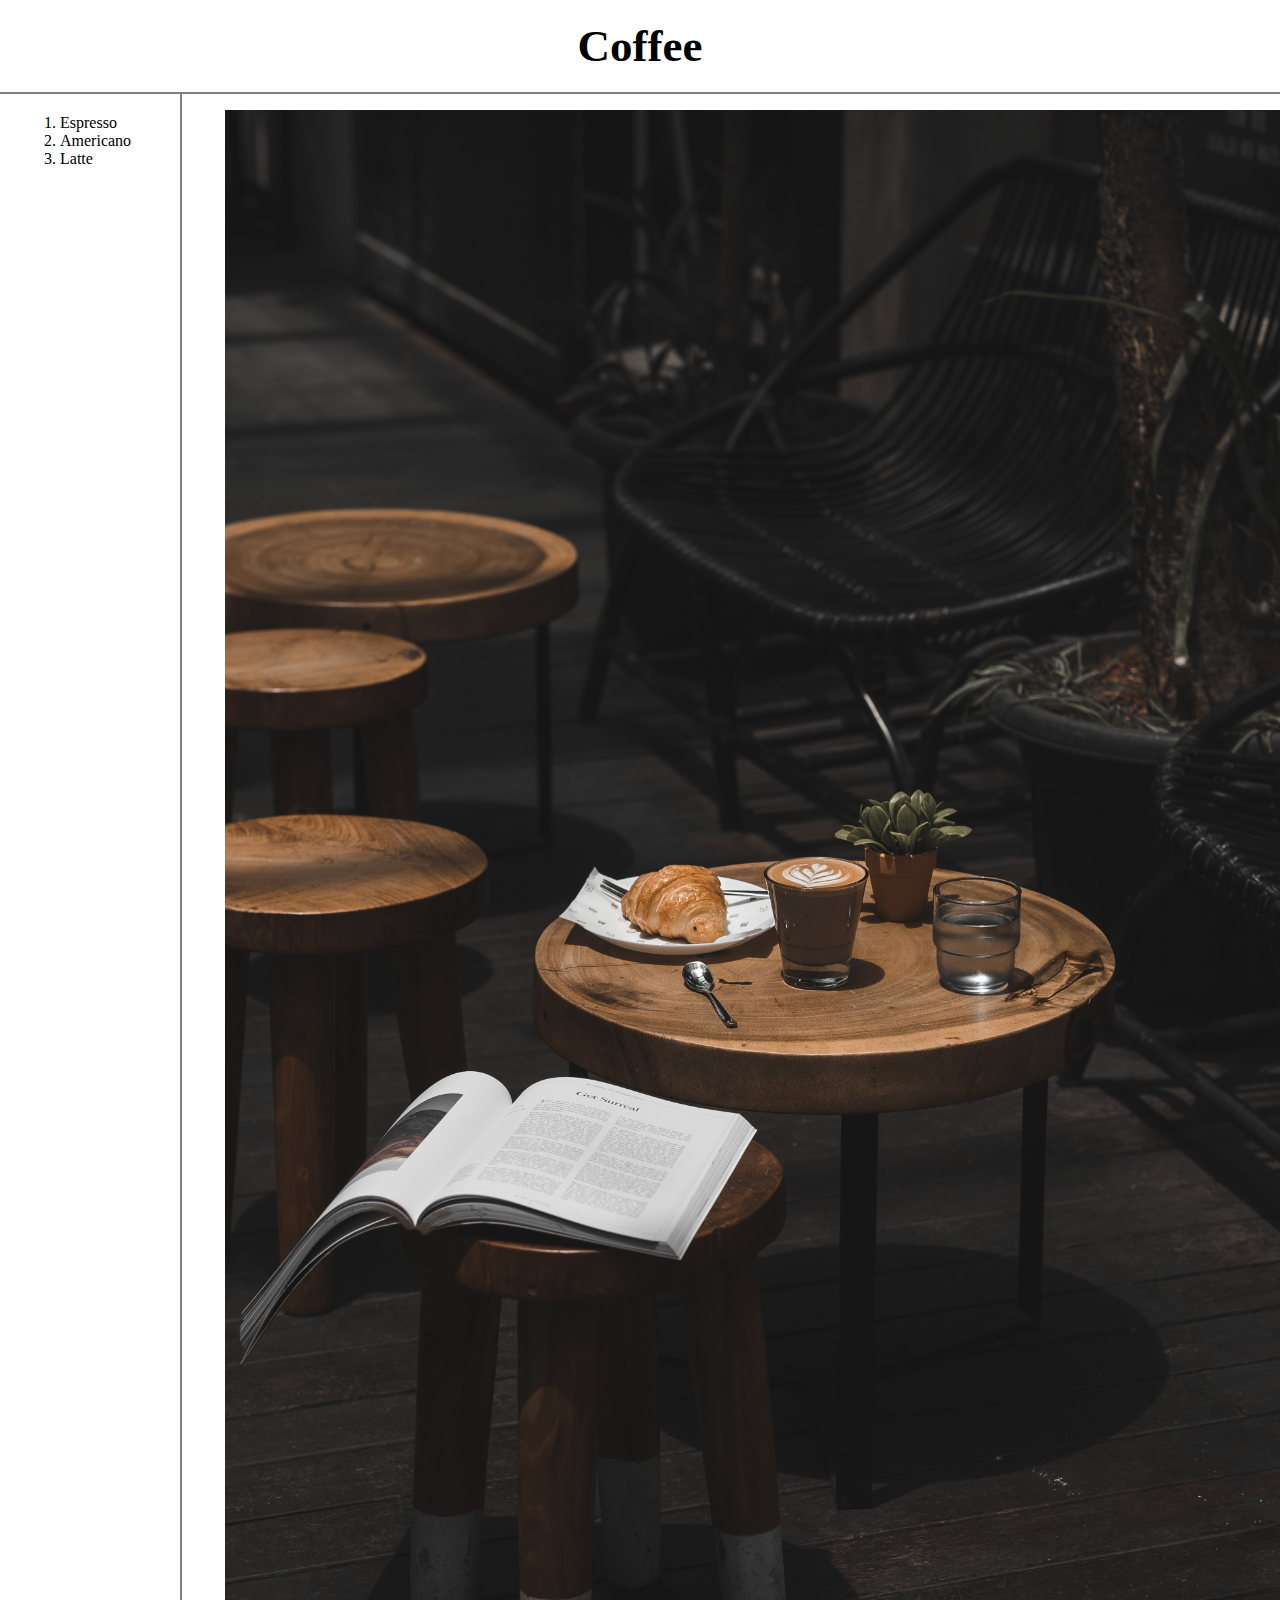
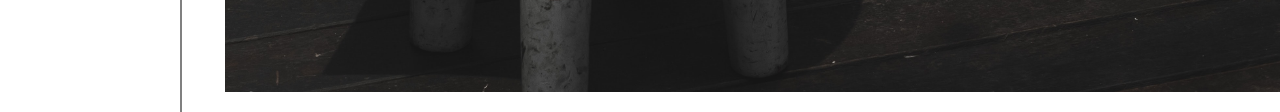
<file: index.html>
<!doctype html>
<html>
  <head>
    <title>MENU - COFFEE</title>
    <meta charset="utf-8">
    <link rel="stylesheet" href="style menu.css">
  </head>
  <body>
    <h1><a href="index.html">Coffee</a></h1>
    <div id="grid">
      <ol>
        <li><a href="espresso.html">Espresso</a></li>
        <li><a href="americano.html">Americano</a></li>
        <li><a href="latte.html">Latte</a></li>
      </ol>
      <div id="article">
        <p>
          <img src="cafe.jpg" width="100%">
        </p>
      </div>
    </div>
  </body>
</html>
</file>
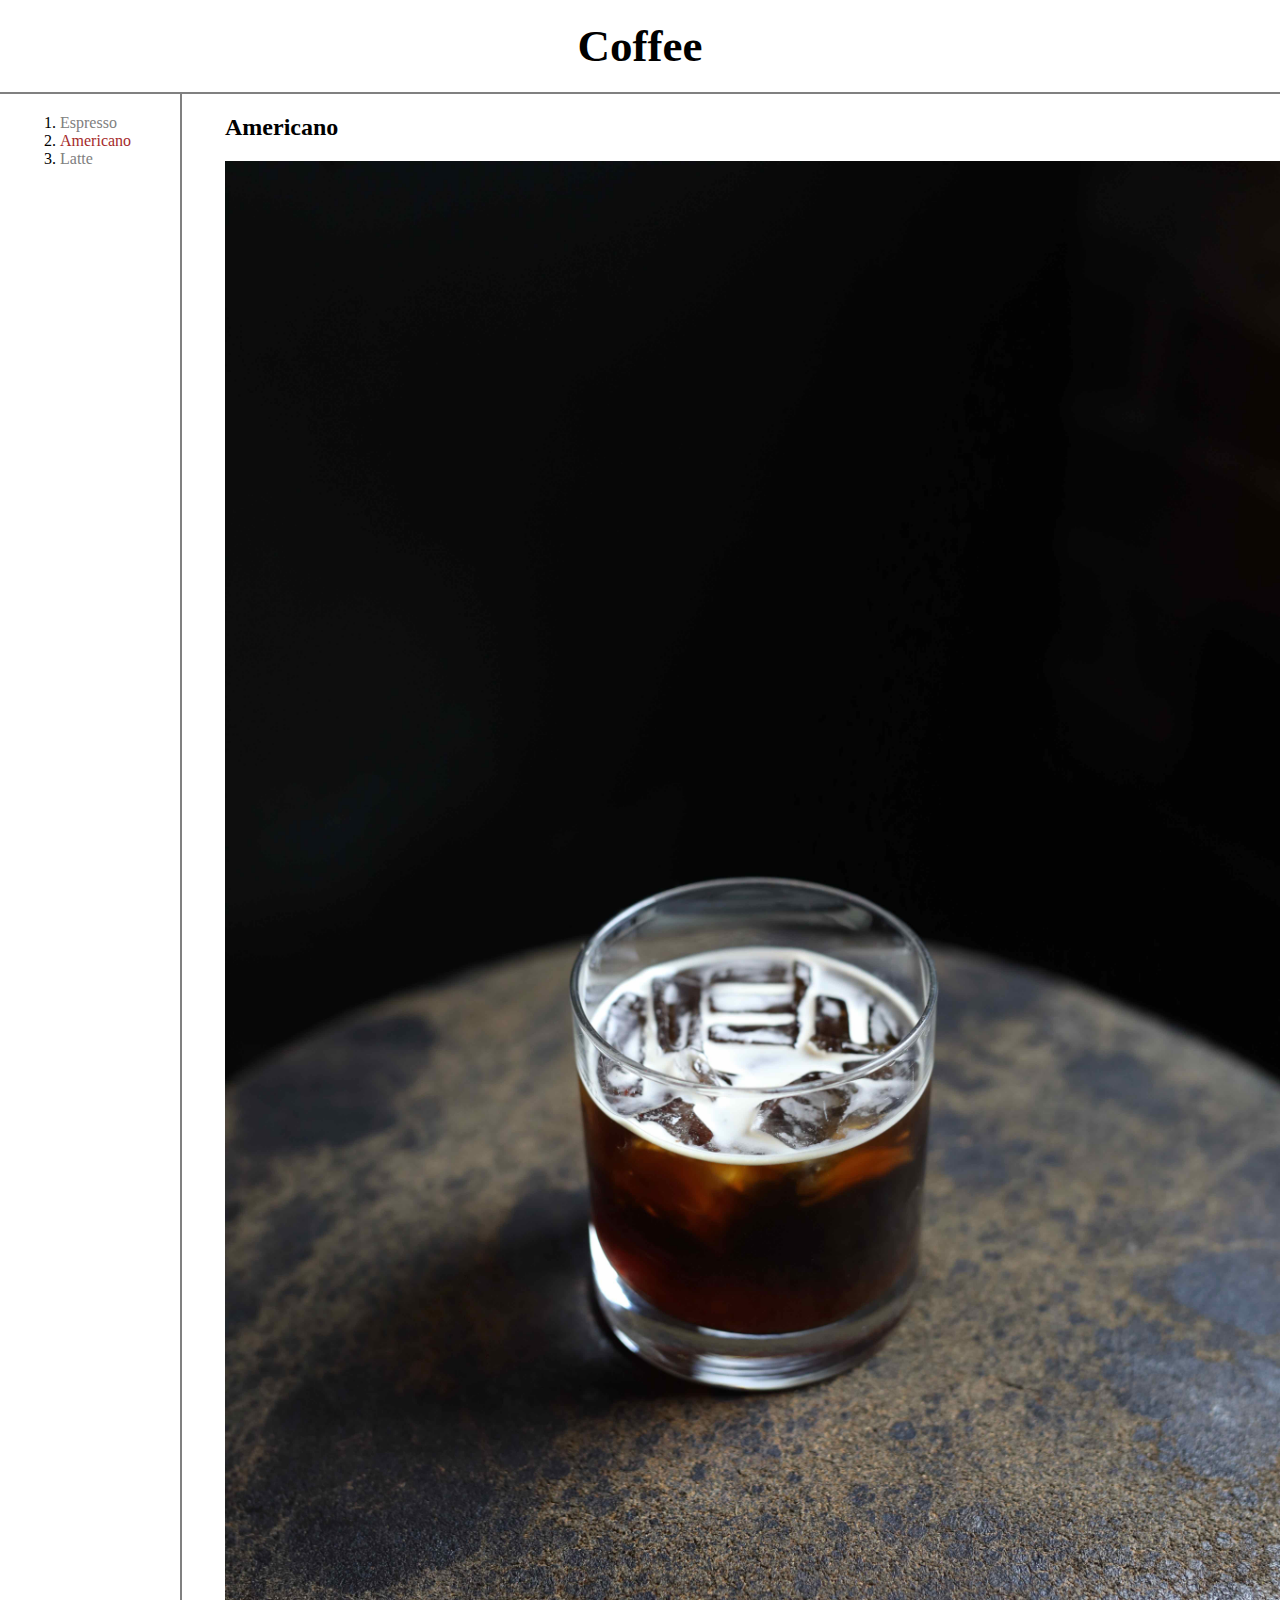
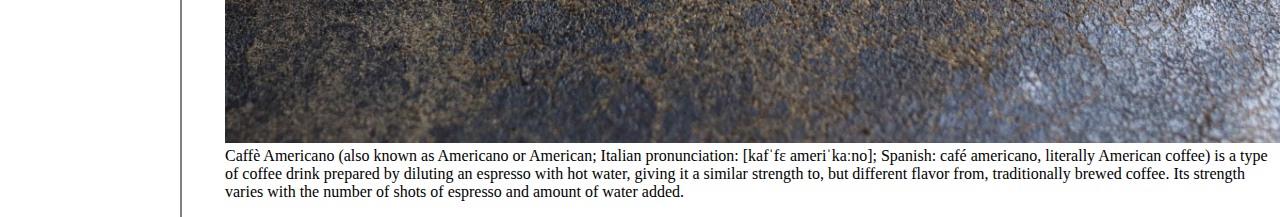
<file: americano.html>
<!doctype html>
<html>
  <head>
    <title>MENU - AMERICANO</title>
    <meta charset="utf-8">
    <link rel="stylesheet" href="style menu.css">
  </head>
  <body>
    <h1><a href="index.html">Coffee</a></h1>
    <div id="grid">
      <ol>
        <li><a href="espresso.html" class="saw">Espresso</a></li>
        <li><a href="americano.html" class="saw" id="active">Americano</a></li>
        <li><a href="latte.html" class="saw">Latte</a></li>
      </ol>
      <div id="article">
        <h2>Americano</h2>
        <p>
          <img src="americano img.jpg" width="100%">
          Caffè Americano (also known as Americano or American; Italian pronunciation: [kafˈfɛ ameriˈkaːno]; Spanish: café americano, literally American coffee) is a type of coffee drink prepared by diluting an espresso with hot water, giving it a similar strength to, but different flavor from, traditionally brewed coffee. Its strength varies with the number of shots of espresso and amount of water added.
        </p>
      </div>
    </div>
  </body>
</html>
</file>
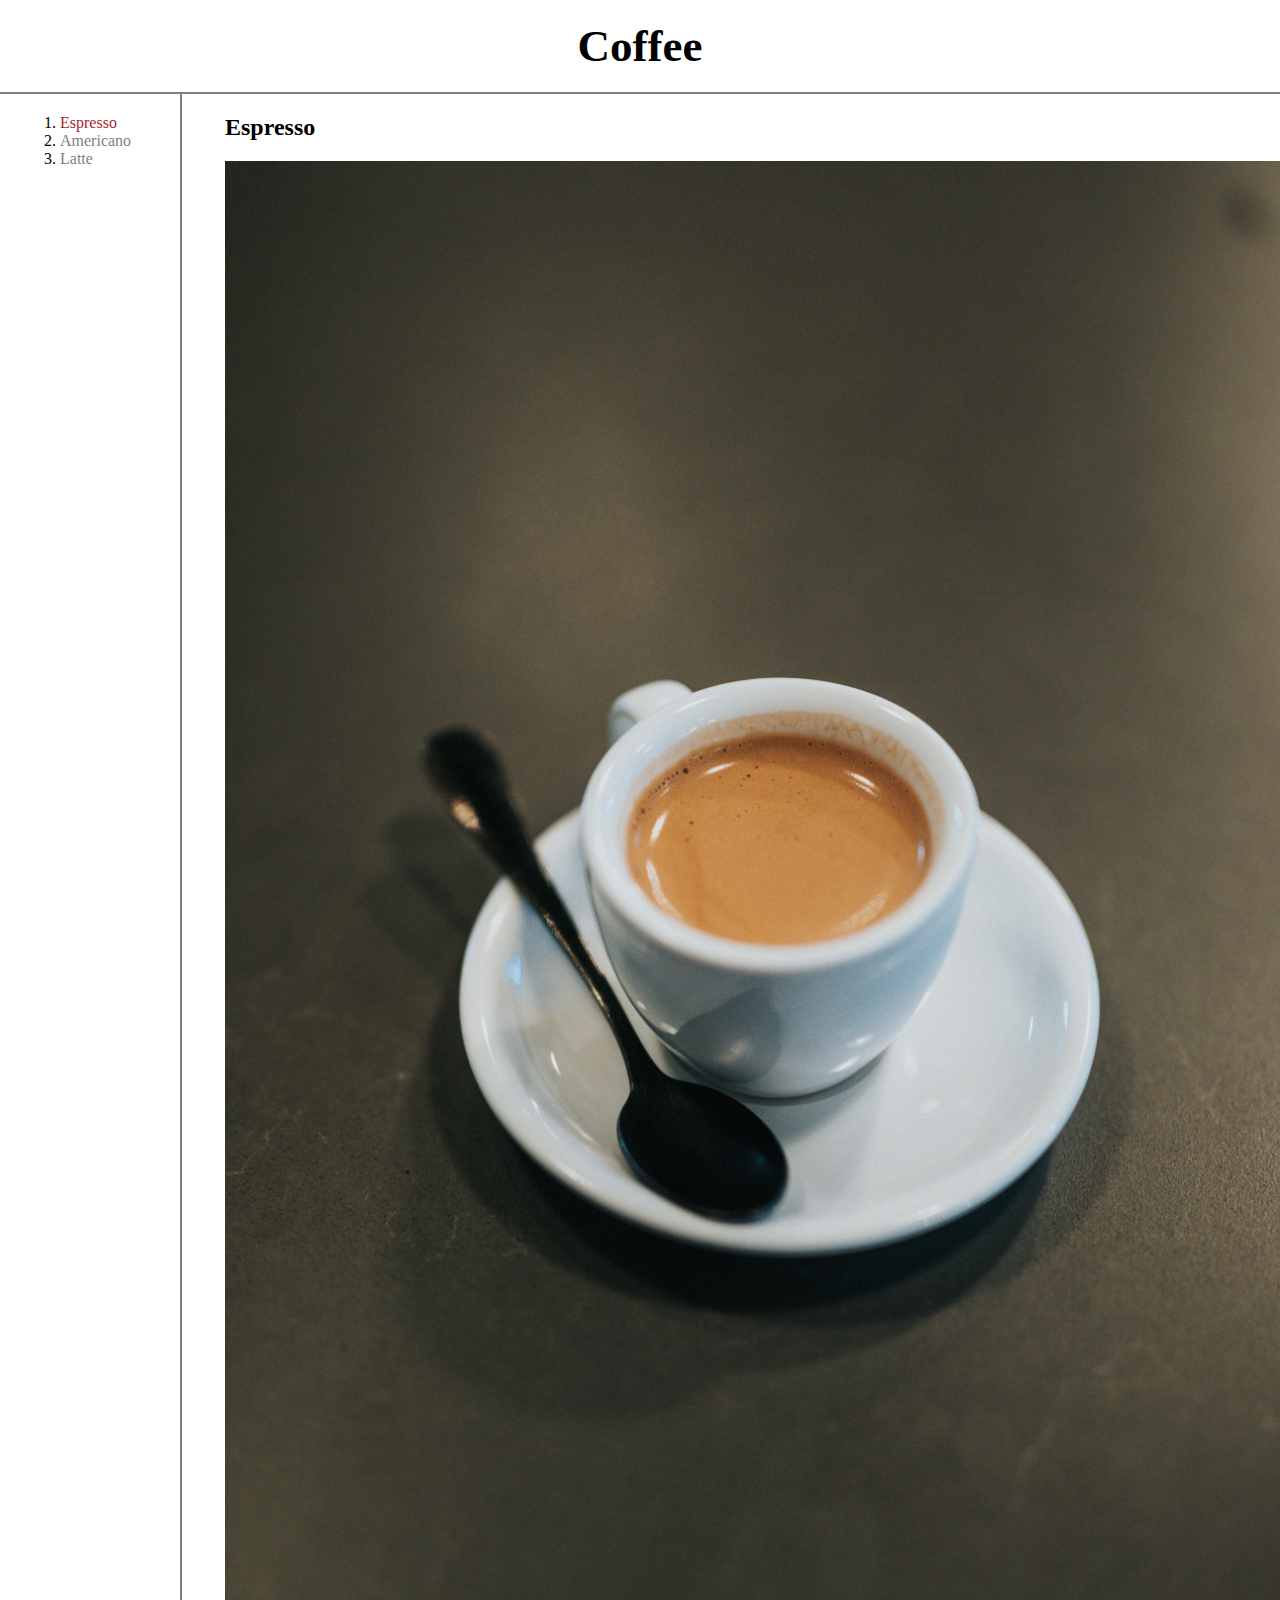
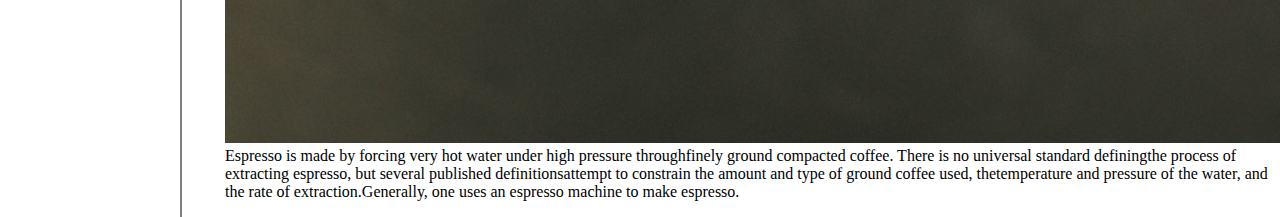
<file: espresso.html>
<!doctype html>
<html>
  <head>
    <title>MENU - ESPRESSO</title>
    <meta charset="utf-8">
    <link rel="stylesheet" href="style menu.css">
  </head>
  <body>
    <h1><a href="index.html">Coffee</a></h1>
    <div id="grid">
      <ol>
        <li><a href="espresso.html" class="saw" id="active">Espresso</a></li>
        <li><a href="americano.html" class="saw">Americano</a></li>
        <li><a href="latte.html" class="saw">Latte</a></li>
      </ol>
      <div id="article">
        <h2>Espresso</h2>
        <p>
          <img src="espresso img.jpg" width="100%">
          Espresso is made by forcing very hot water under high pressure throughfinely ground compacted coffee. There is no universal standard definingthe process of extracting espresso, but several published definitionsattempt to constrain the amount and type of ground coffee used, thetemperature and pressure of the water, and the rate of extraction.Generally, one uses an espresso machine to make espresso.
        </p>
      </div>
    </div>
  </body>
</html>
</file>
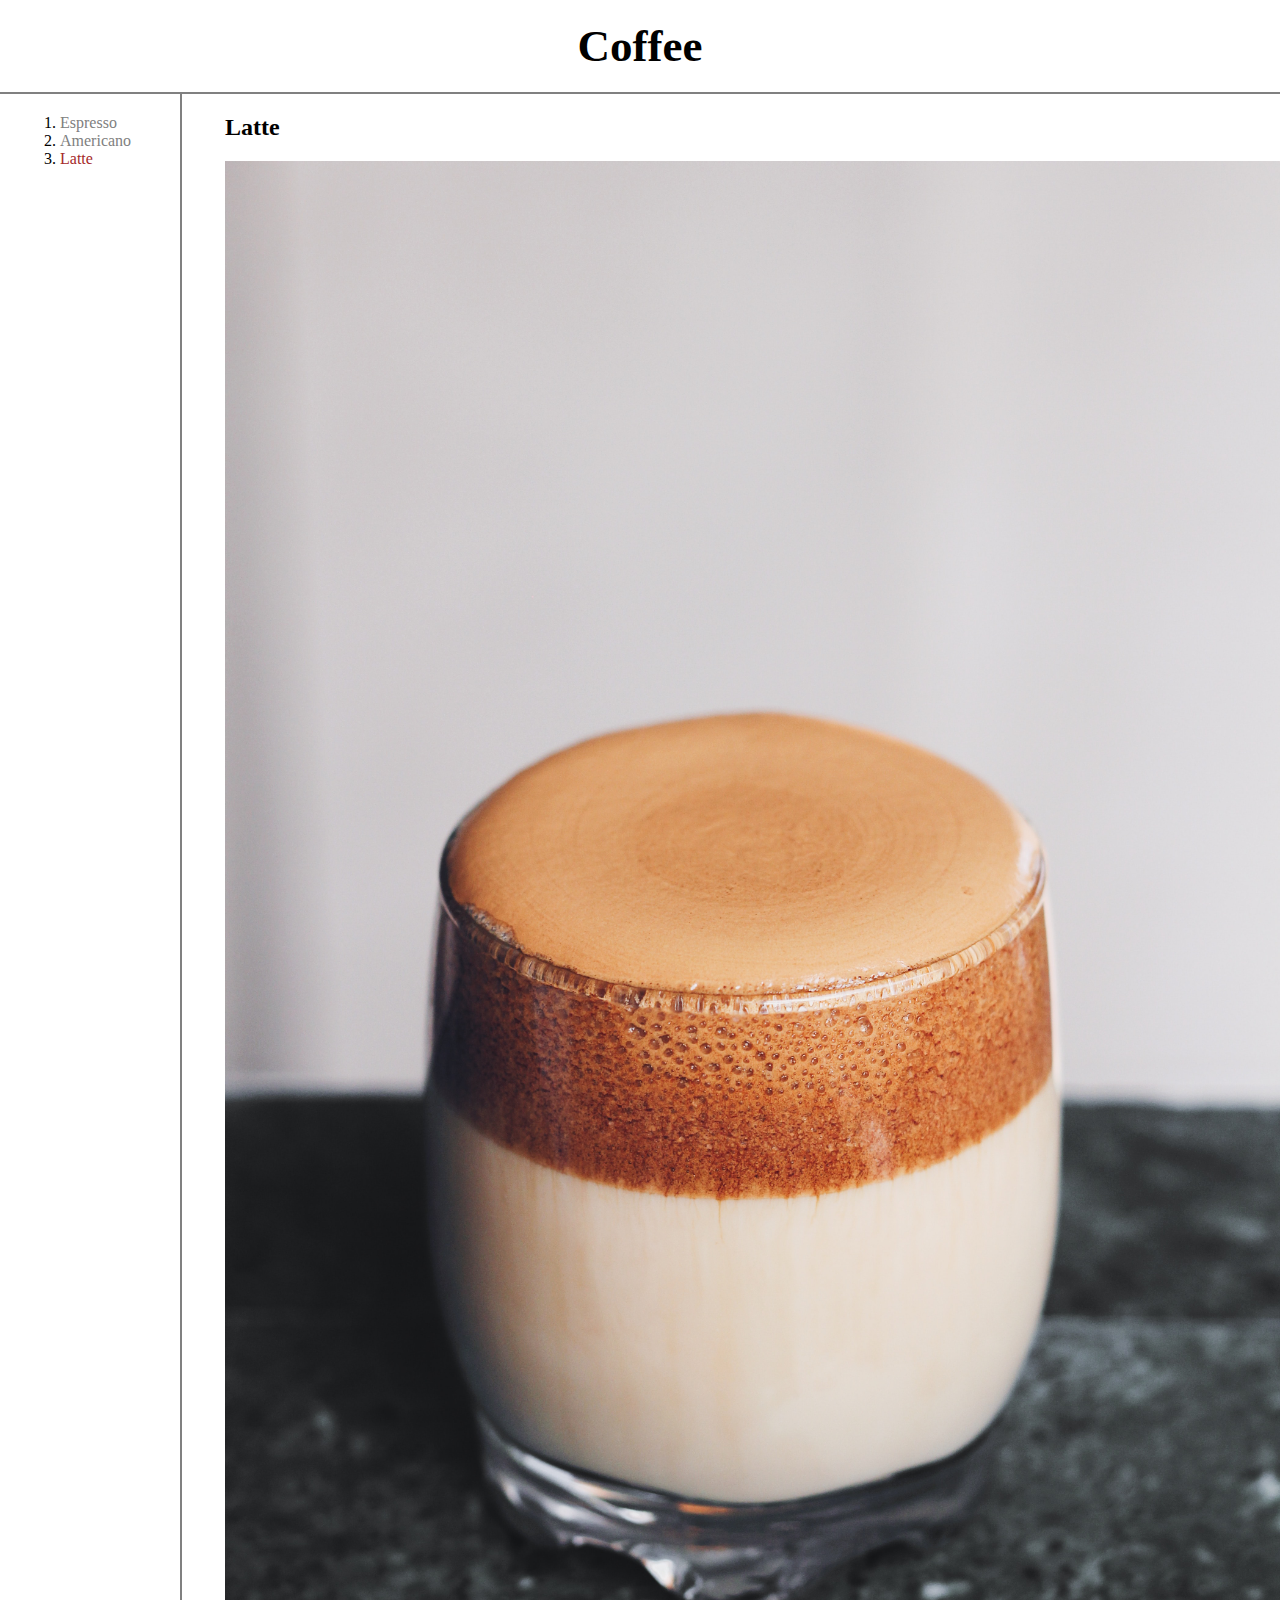
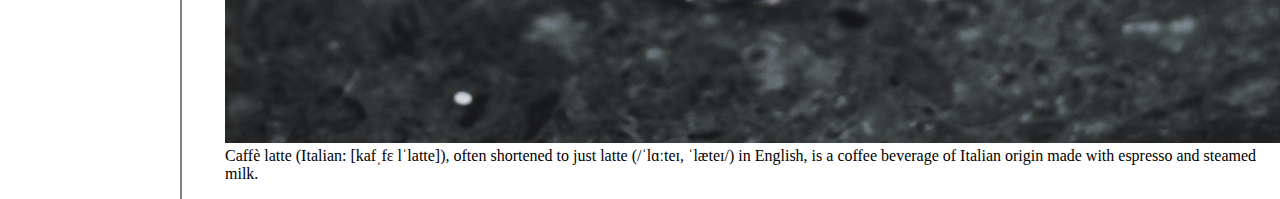
<file: latte.html>
<!doctype html>
<html>
  <head>
    <title>MENU - LATTE</title>
    <meta charset="utf-8">
    <link rel="stylesheet" href="style menu.css">
  </head>
  <body>
    <h1><a href="index.html">Coffee</a></h1>
    <div id="grid">
      <ol>
        <li><a href="espresso.html" class="saw">Espresso</a></li>
        <li><a href="americano.html" class="saw">Americano</a></li>
        <li><a href="latte.html" class="saw" id="active">Latte</a></li>
      </ol>
      <div id="article">
        <h2>Latte</h2>
        <p>
          <img src="latte img.jpg" width="100%">
          Caffè latte (Italian: [kafˌfɛ lˈlatte]), often shortened to just latte (/ˈlɑːteɪ, ˈlæteɪ/) in English, is a coffee beverage of Italian origin made with espresso and steamed milk.
        </p>
      </div>
    </div>
  </body>
</html>
</file>
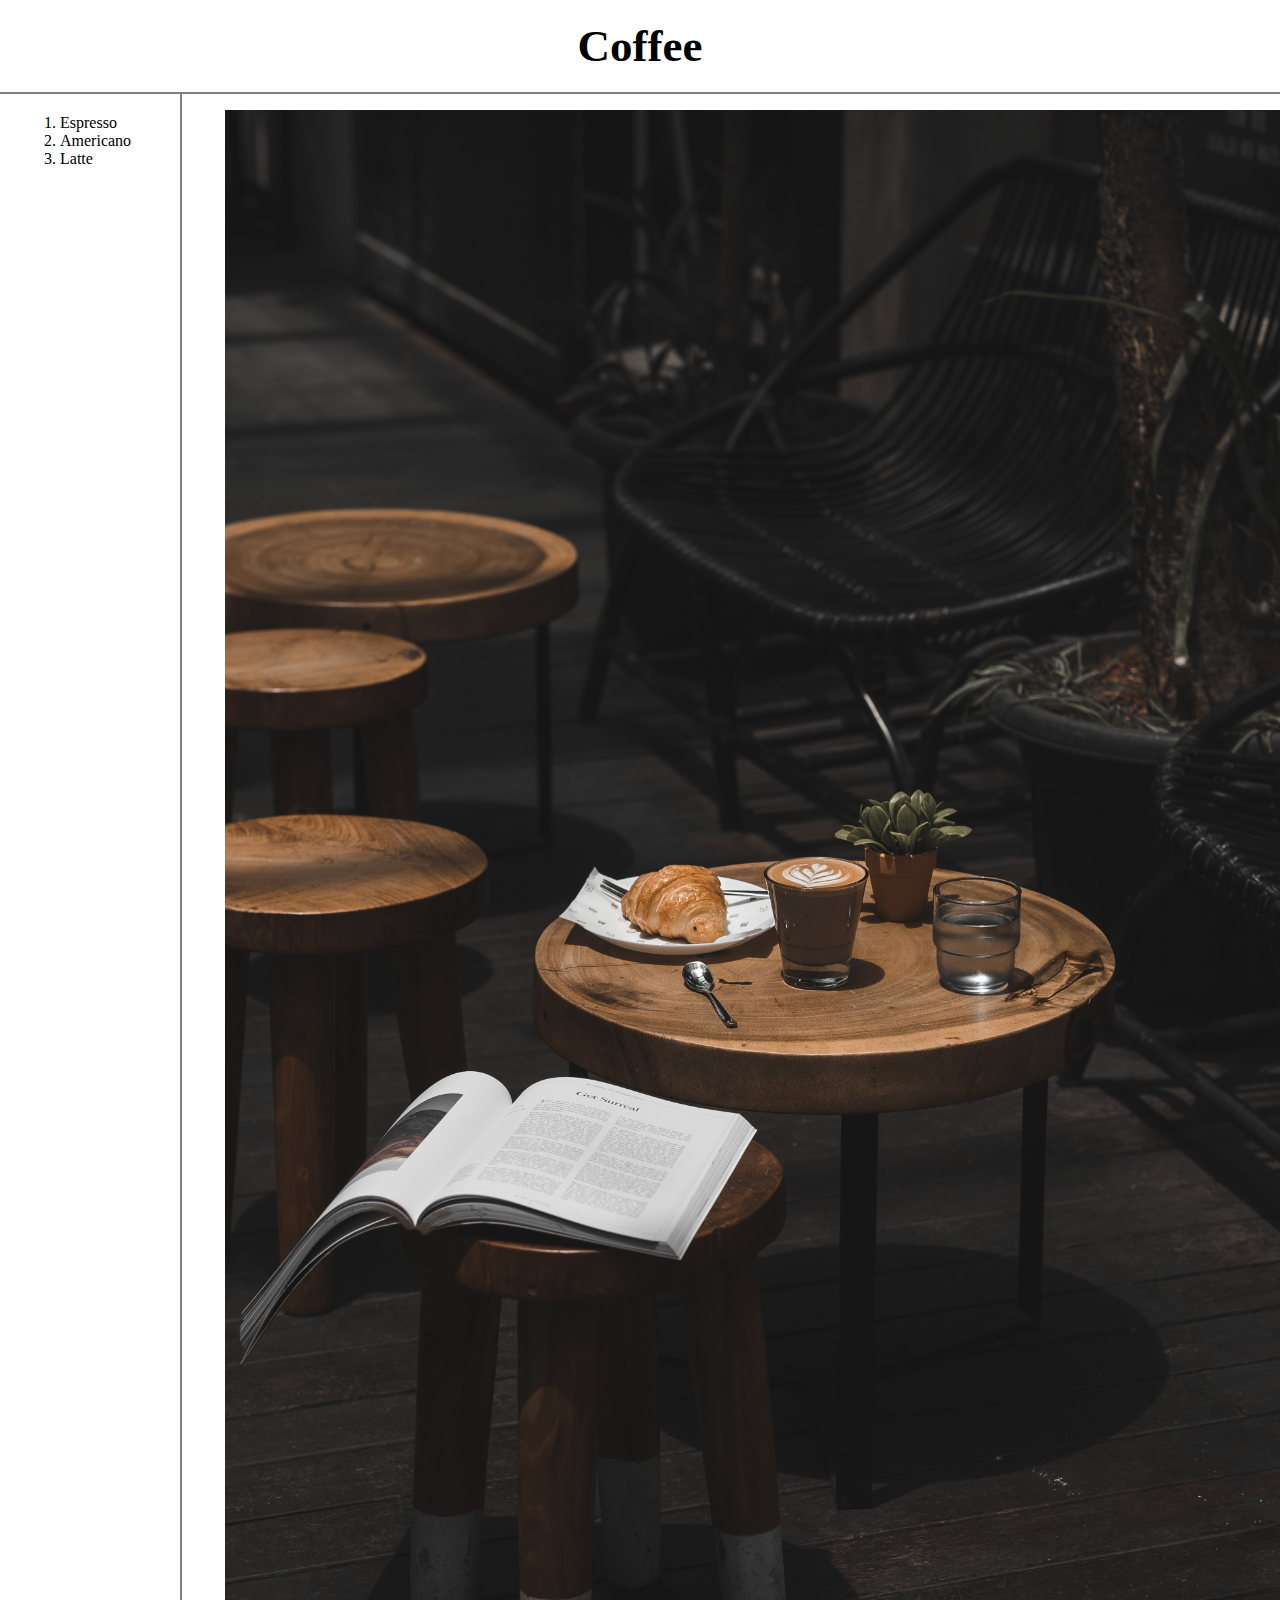
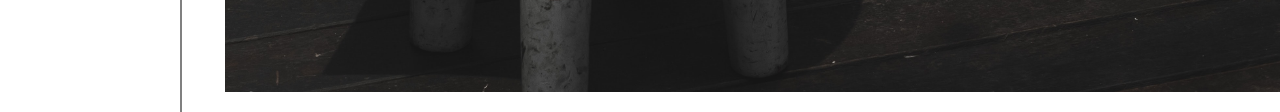
<file: menu.html>
<!doctype html>
<html>
  <head>
    <title>MENU - COFFEE</title>
    <meta charset="utf-8">
    <link rel="stylesheet" href="style menu.css">
  </head>
  <body>
    <h1><a href="menu.html">Coffee</a></h1>
    <div id="grid">
      <ol>
        <li><a href="espresso.html">Espresso</a></li>
        <li><a href="americano.html">Americano</a></li>
        <li><a href="latte.html">Latte</a></li>
      </ol>
      <div id="article">
        <p>
          <img src="cafe.jpg" width="100%">
        </p>
      </div>
    </div>
  </body>
</html>
</file>
<file: style menu.css>
body {
  margin:0;
}
#active {
  color:brown;
}
.saw {
  color:gray;
}
a {
  color:black;
  text-decoration: none;
}
h1 {
  font-size:45px;
  text-align:center;
  border-bottom:2px solid gray;
  margin:0;
  padding:20px;
}
ol {
  border-right:2px solid gray;
  width:100px;
  margin:0;
  padding:20px;
}
#grid {
  display:grid;
  grid-template-columns: 180px 1fr;
}
#grid ol {
  padding-left:60px;
}
#grid #article {
  padding-left:45px;
}
@media(max-width:800px) {
  #grid {
    display: block;
  }
  ol {
    border-right: none;
  }
}
</file>
